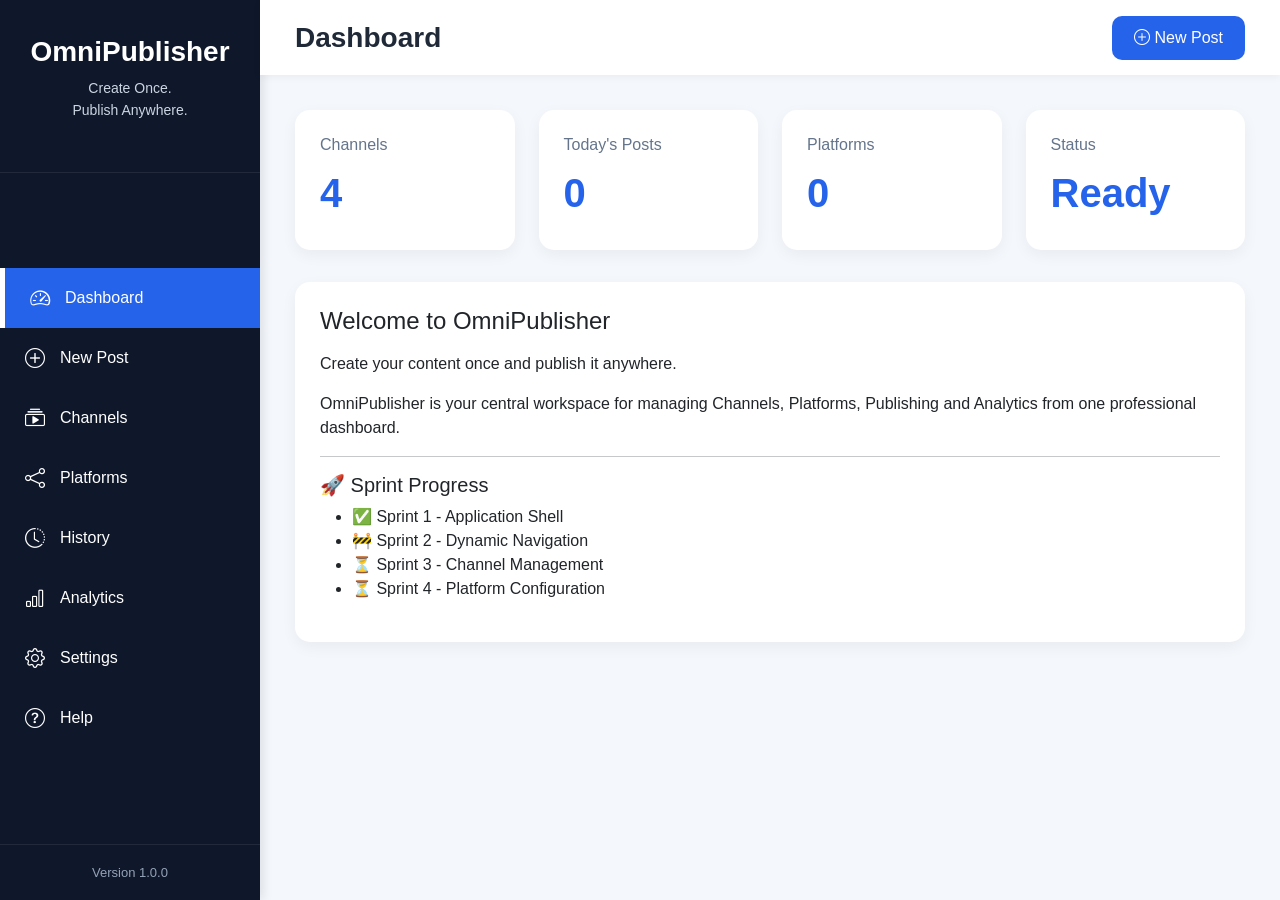
<file: index.html>
<!DOCTYPE html>
<html lang="en">

<head>

    <meta charset="UTF-8">
    <meta name="viewport"
          content="width=device-width, initial-scale=1.0">

    <title>OmniPublisher | Create Once. Publish Anywhere.</title>

    <!-- Bootstrap -->

    <link href="https://cdn.jsdelivr.net/npm/bootstrap@5.3.7/dist/css/bootstrap.min.css"
          rel="stylesheet">

    <!-- Bootstrap Icons -->

    <link rel="stylesheet"
          href="https://cdn.jsdelivr.net/npm/bootstrap-icons@1.13.1/font/bootstrap-icons.min.css">

    <!-- Our CSS -->

    <link rel="stylesheet"
          href="assets/css/style.css">

</head>

<body>

<div class="wrapper">

    <!-- Sidebar -->

    <aside class="sidebar">

        <div class="logo">

            <h2>OmniPublisher</h2>

            <p>Create Once.<br>Publish Anywhere.</p>

        </div>

        <ul class="menu">

            <li class="active" data-page="dashboard">
                <i class="bi bi-speedometer2"></i>
                Dashboard
            </li>

            <li data-page="new-post">
                <i class="bi bi-plus-circle"></i>
                New Post
            </li>

            <li data-page="channels">
                <i class="bi bi-collection-play"></i>
                Channels
            </li>

            <li data-page="platforms">
                <i class="bi bi-share"></i>
                Platforms
            </li>

            <li data-page="history">
                <i class="bi bi-clock-history"></i>
                History
            </li>

            <li data-page="analytics">
                <i class="bi bi-bar-chart"></i>
                Analytics
            </li>

            <li data-page="settings">
                <i class="bi bi-gear"></i>
                Settings
            </li>

            <li data-page="help">
                <i class="bi bi-question-circle"></i>
                Help
            </li>

        </ul>

        <div class="version">

            Version 1.0.0

        </div>

    </aside>

    <!-- Main -->

    <main class="content">

        <header class="topbar">

            <div>

                <h3>Dashboard</h3>

            </div>

            <div>

                <button class="btn btn-primary">

                    <i class="bi bi-plus-circle"></i>

                    New Post

                </button>

            </div>

        </header>

        <section class="workspace">
             <div id="contentArea">

                    <!-- Dynamic page will be loaded here -->

             </div>

        </section>

    </main>

</div>

<script src="https://cdn.jsdelivr.net/npm/bootstrap@5.3.7/dist/js/bootstrap.bundle.min.js"></script>

<script src="assets/js/app.js"></script>

</body>

</html>
</file>
<file: assets/css/style.css>
/* =====================================================
   OmniPublisher
   Version : 1.0.0
   File    : style.css
===================================================== */

/* ---------- Global ---------- */

*{
    margin:0;
    padding:0;
    box-sizing:border-box;
}

body{
    font-family: "Segoe UI", Tahoma, Geneva, Verdana, sans-serif;
    background:#f4f7fb;
    color:#1f2937;
}

.wrapper{
    display:flex;
    min-height:100vh;
}

/* ---------- Sidebar ---------- */

.sidebar{
    width:260px;
    background:#0f172a;
    color:#ffffff;
    display:flex;
    flex-direction:column;
    justify-content:space-between;
    box-shadow:3px 0 10px rgba(0,0,0,0.10);
}

.logo{
    text-align:center;
    padding:35px 20px;
    border-bottom:1px solid rgba(255,255,255,.08);
}

.logo h2{
    margin-bottom:8px;
    font-size:28px;
    font-weight:700;
}

.logo p{
    font-size:14px;
    color:#cbd5e1;
    line-height:22px;
}

/* ---------- Menu ---------- */

.menu{
    list-style:none;
    margin:25px 0;
    padding:0;
}

.menu li{
    display:flex;
    align-items:center;
    gap:15px;
    padding:15px 25px;
    cursor:pointer;
    transition:.30s;
    font-size:16px;
}

.menu li i{
    font-size:20px;
}

.menu li:hover{
    background:#1e293b;
    padding-left:35px;
}

.menu li.active{
    background:#2563eb;
    border-left:5px solid #ffffff;
}

/* ---------- Version ---------- */

.version{
    text-align:center;
    padding:18px;
    font-size:13px;
    color:#94a3b8;
    border-top:1px solid rgba(255,255,255,.08);
}

/* ---------- Main Content ---------- */

.content{
    flex:1;
    display:flex;
    flex-direction:column;
}

/* ---------- Top Bar ---------- */

.topbar{

    background:#ffffff;

    height:75px;

    display:flex;

    justify-content:space-between;

    align-items:center;

    padding:0 35px;

    box-shadow:0 2px 8px rgba(0,0,0,.05);

}

.topbar h3{

    margin:0;

    font-weight:700;

}

/* ---------- Workspace ---------- */

.workspace{

    padding:35px;

}

/* ---------- Cards ---------- */

.stat-card{

    border:none;

    border-radius:15px;

    box-shadow:0 5px 15px rgba(0,0,0,.05);

    transition:.30s;

}

.stat-card:hover{

    transform:translateY(-6px);

    box-shadow:0 15px 25px rgba(0,0,0,.08);

}

.stat-card h5{

    color:#64748b;

    margin-bottom:15px;

    font-size:16px;

}

.stat-card h1{

    color:#2563eb;

    font-weight:700;

}

/* ---------- Bootstrap Card ---------- */

.card{

    border:none;

    border-radius:15px;

    box-shadow:0 5px 15px rgba(0,0,0,.05);

}

.card-body{

    padding:25px;

}

/* ---------- Buttons ---------- */

.btn-primary{

    background:#2563eb;

    border:none;

    border-radius:10px;

    padding:10px 22px;

    transition:.30s;

}

.btn-primary:hover{

    background:#1d4ed8;

}

/* ---------- Scrollbar ---------- */

::-webkit-scrollbar{

    width:10px;

}

::-webkit-scrollbar-track{

    background:#edf2f7;

}

::-webkit-scrollbar-thumb{

    background:#2563eb;

    border-radius:10px;

}

/* ---------- Responsive ---------- */

@media(max-width:992px){

.sidebar{

    width:220px;

}

.workspace{

    padding:20px;

}

}

@media(max-width:768px){

.wrapper{

    flex-direction:column;

}

.sidebar{

    width:100%;

}

.menu li:hover{

    padding-left:25px;

}

.topbar{

    padding:20px;

}

.workspace{

    padding:15px;

}

}
</file>
